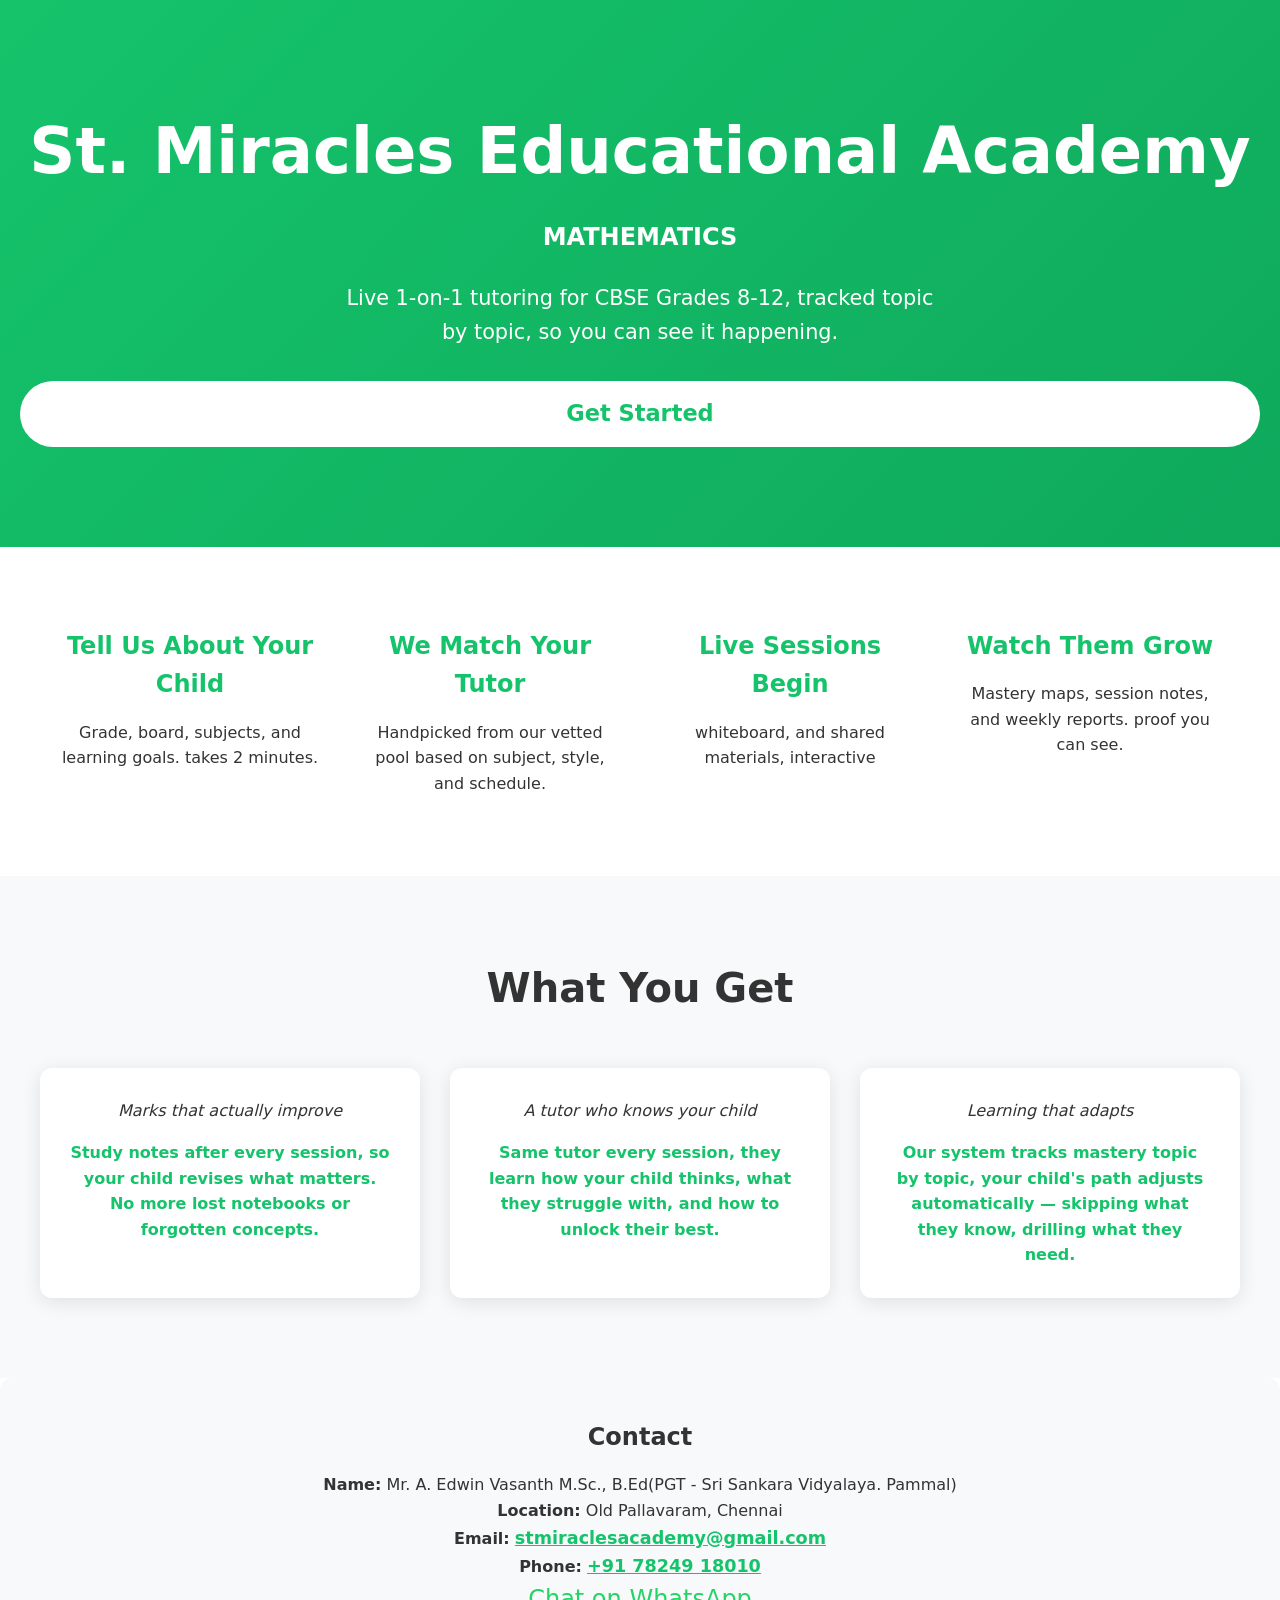
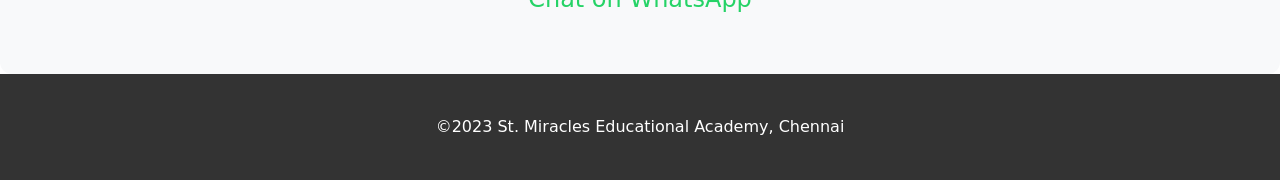
<file: index.html>
<!DOCTYPE html>
<html lang="en">
<head>
    <meta charset="UTF-8">
    <meta name="viewport" content="width=device-width, initial-scale=1.0">
    <title>St. Miracles Educational Academy</title>
    <style>
        * { margin: 0; padding: 0; box-sizing: border-box; }
        body { font-family: system-ui, -apple-system, sans-serif; line-height: 1.6; color: #333; }
        .hero { background: linear-gradient(135deg, #15C36B 0%, #0fa95c 100%); color: white; text-align: center; padding: 100px 20px; min-height: 60vh; display: flex; flex-direction: column; justify-content: center; }
        .hero h1 { font-size: clamp(2.5rem, 5vw, 4rem); margin-bottom: 1rem; }
        .hero p { font-size: 1.3rem; margin-bottom: 2rem; max-width: 600px; margin-left: auto; margin-right: auto; }
        .cta { background: white; color: #15C36B; padding: 15px 30px; font-size: 1.2rem; font-weight: bold; border: none; border-radius: 50px; cursor: pointer; text-decoration: none; display: inline-block; transition: transform 0.3s; }
        .cta:hover { transform: scale(1.05); }
        .features { display: grid; grid-template-columns: repeat(auto-fit, minmax(250px, 1fr)); gap: 40px; padding: 80px 20px; max-width: 1200px; margin: 0 auto; }
        .feature { text-align: center; }
        .feature h3 { color: #15C36B; font-size: 1.5rem; margin-bottom: 1rem; }
        .testimonials { background: #f8f9fa; padding: 80px 20px; text-align: center; }
        .testimonials h2 { font-size: 2.5rem; margin-bottom: 3rem; color: #333; }
        .testimonial-grid { display: grid; grid-template-columns: repeat(auto-fit, minmax(300px, 1fr)); gap: 30px; max-width: 1200px; margin: 0 auto; }
        .testimonial { background: white; padding: 30px; border-radius: 12px; box-shadow: 0 4px 20px rgba(0,0,0,0.1); }
        .testimonial p { font-style: italic; margin-bottom: 1rem; }
        .testimonial-author { font-weight: bold; color: #15C36B; }
		.contact { background: #f8f9fa; border-radius: 12px; padding: 40px; text-align: center; }
        .contact h3 { color: #15C36B; margin-bottom: 1rem; }
        .contact-info { margin: 1rem 0; }
        .email-link { color: #15C36B; font-weight: bold; font-size: 1.1rem; }    
		footer { background: #333; color: white; text-align: center; padding: 40px 20px; }
        @media (max-width: 768px) { .hero { padding: 60px 20px; } .features { padding: 40px 20px; grid-template-columns: 1fr; } }
	    </style>
</head>
<body>
    <section class="hero">
        <h1> St. Miracles Educational Academy </h1> 
		<h2>MATHEMATICS</h2>
		<br>
		<p>Live 1-on-1 tutoring for CBSE Grades 8-12, tracked topic by topic, so you can see it happening. </p>
        <a href="cbse.html" class="cta"><h3>Get Started</h3></a>
    </section>

    <section class="features" id="features">
        <div class="feature">
            <h3>Tell Us About Your Child</h3>
            <p>Grade, board, subjects, and learning goals. takes 2 minutes.</p>
        </div>
        <div class="feature">
            <h3>We Match Your Tutor</h3>
            <p>Handpicked from our vetted pool based on subject, style, and schedule.</p>
        </div>
        <div class="feature">
            <h3>Live Sessions Begin</h3>
            <p>whiteboard, and shared materials, interactive</p>
        </div>
        <div class="feature">
            <h3>Watch Them Grow</h3>
            <p>Mastery maps, session notes, and weekly reports. proof you can see.</p>
        </div>		
    </section>
    <section class="testimonials">
        <h2>What You Get</h2>
        <div class="testimonial-grid">
            <div class="testimonial">
                <p>Marks that actually improve</p>
                <div class="testimonial-author">Study notes after every session, so your child revises what matters. No more lost notebooks or forgotten concepts.</div>
            </div>
            <div class="testimonial">
                <p>A tutor who knows your child</p>
                <div class="testimonial-author">Same tutor every session, they learn how your child thinks, what they struggle with, and how to unlock their best.</div>
            </div>
            <div class="testimonial">
                <p>Learning that adapts</p>
                <div class="testimonial-author">Our system tracks mastery topic by topic, your child's path adjusts automatically — skipping what they know, drilling what they need.</div>
            </div>
        </div>
    </section>
    <section class="section" id="contact">
        <div class="contact">
            <h2>Contact</h2>
            <div class="contact-info">
                <p><strong>Name:</strong> Mr. A. Edwin Vasanth M.Sc., B.Ed(PGT - Sri Sankara Vidyalaya. Pammal)</p>
                <p><strong>Location:</strong> Old Pallavaram, Chennai</p>
                <p><strong>Email:</strong> <a href="mailto:stmiraclesacademy@gmail.com" class="email-link">stmiraclesacademy@gmail.com</a></p>
                <p><strong>Phone:</strong> <a href="tel:+917824918010" class="email-link">+91 78249 18010</a></p>
				<a href="https://wa.me" target="_blank" rel="noopener noreferrer" style="color: #25D366; font-size: 24px; text-decoration: none;">
				<i class="fab fa-whatsapp"></i> Chat on WhatsApp</a>
            </div>
        </div>
    </section>
    <footer>
        <p>©2023 St. Miracles Educational Academy, Chennai</p>
    </footer>
</body>
</html>
</file>
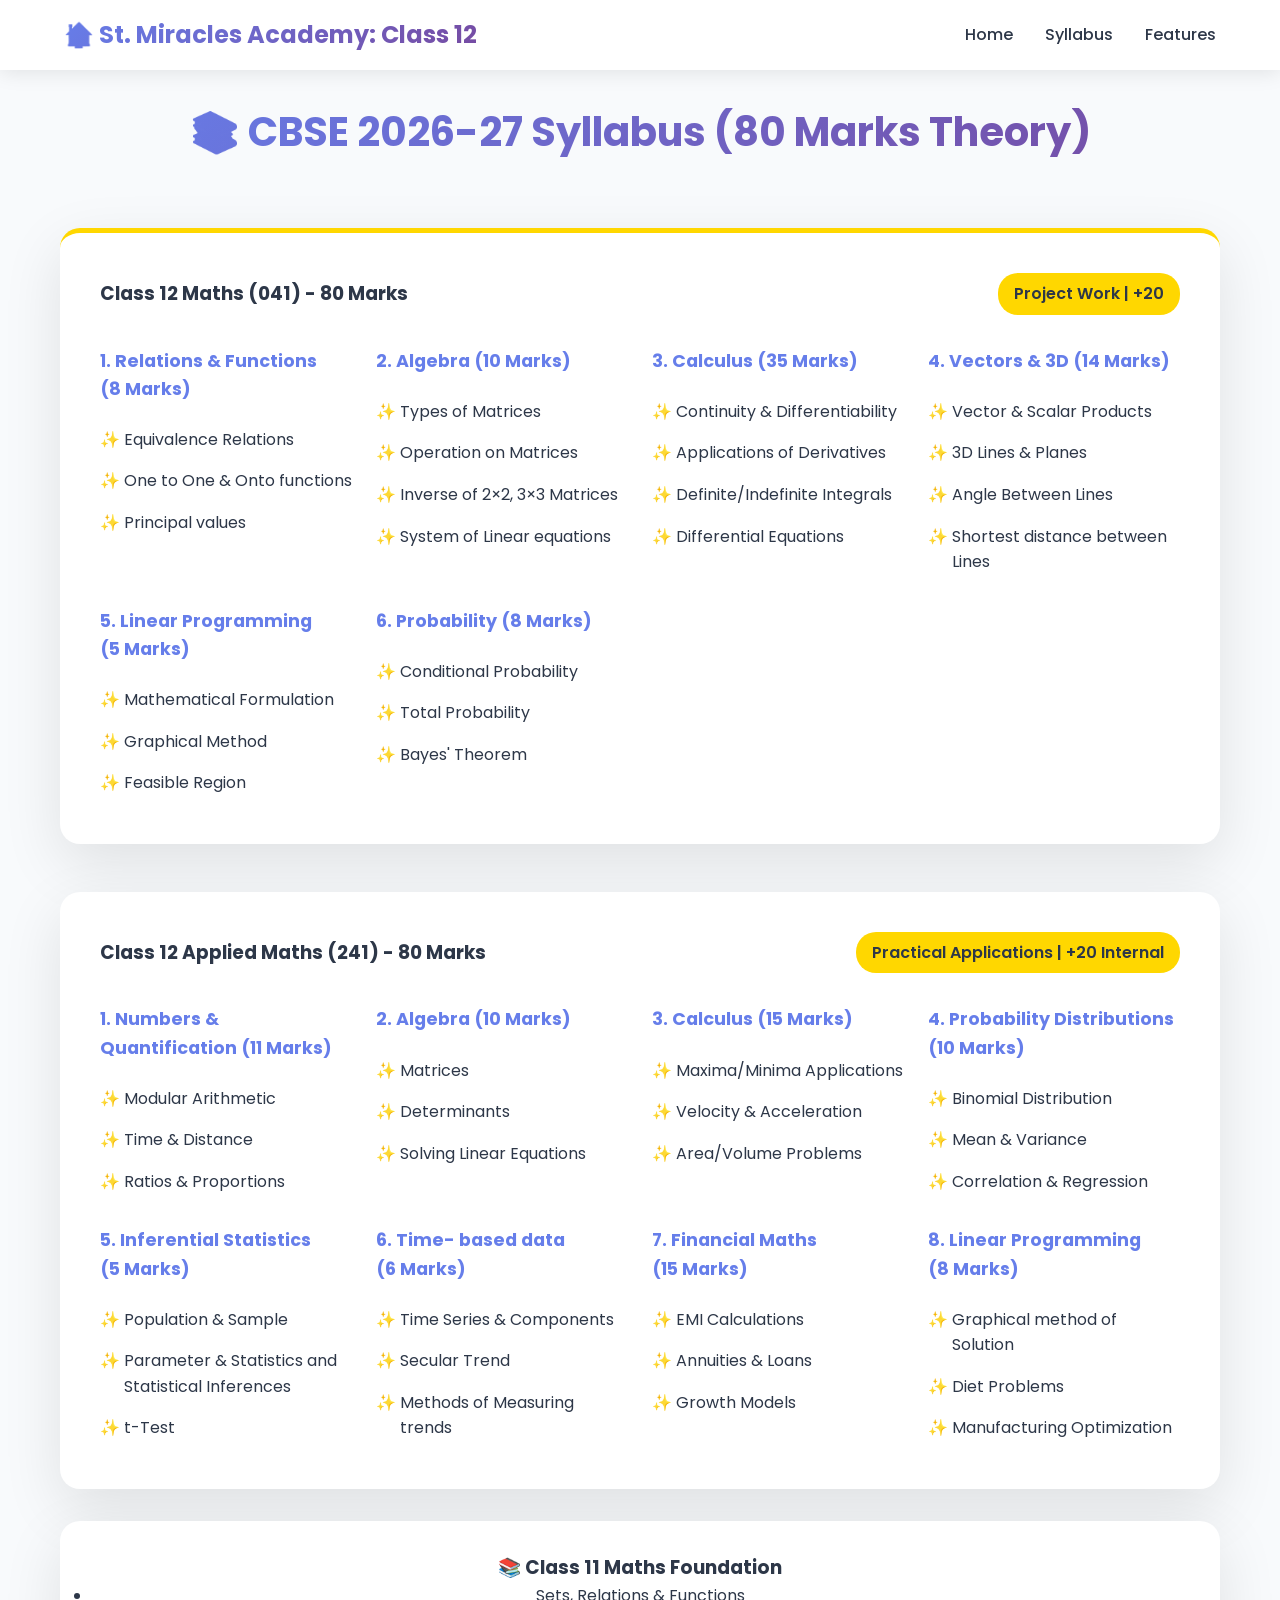
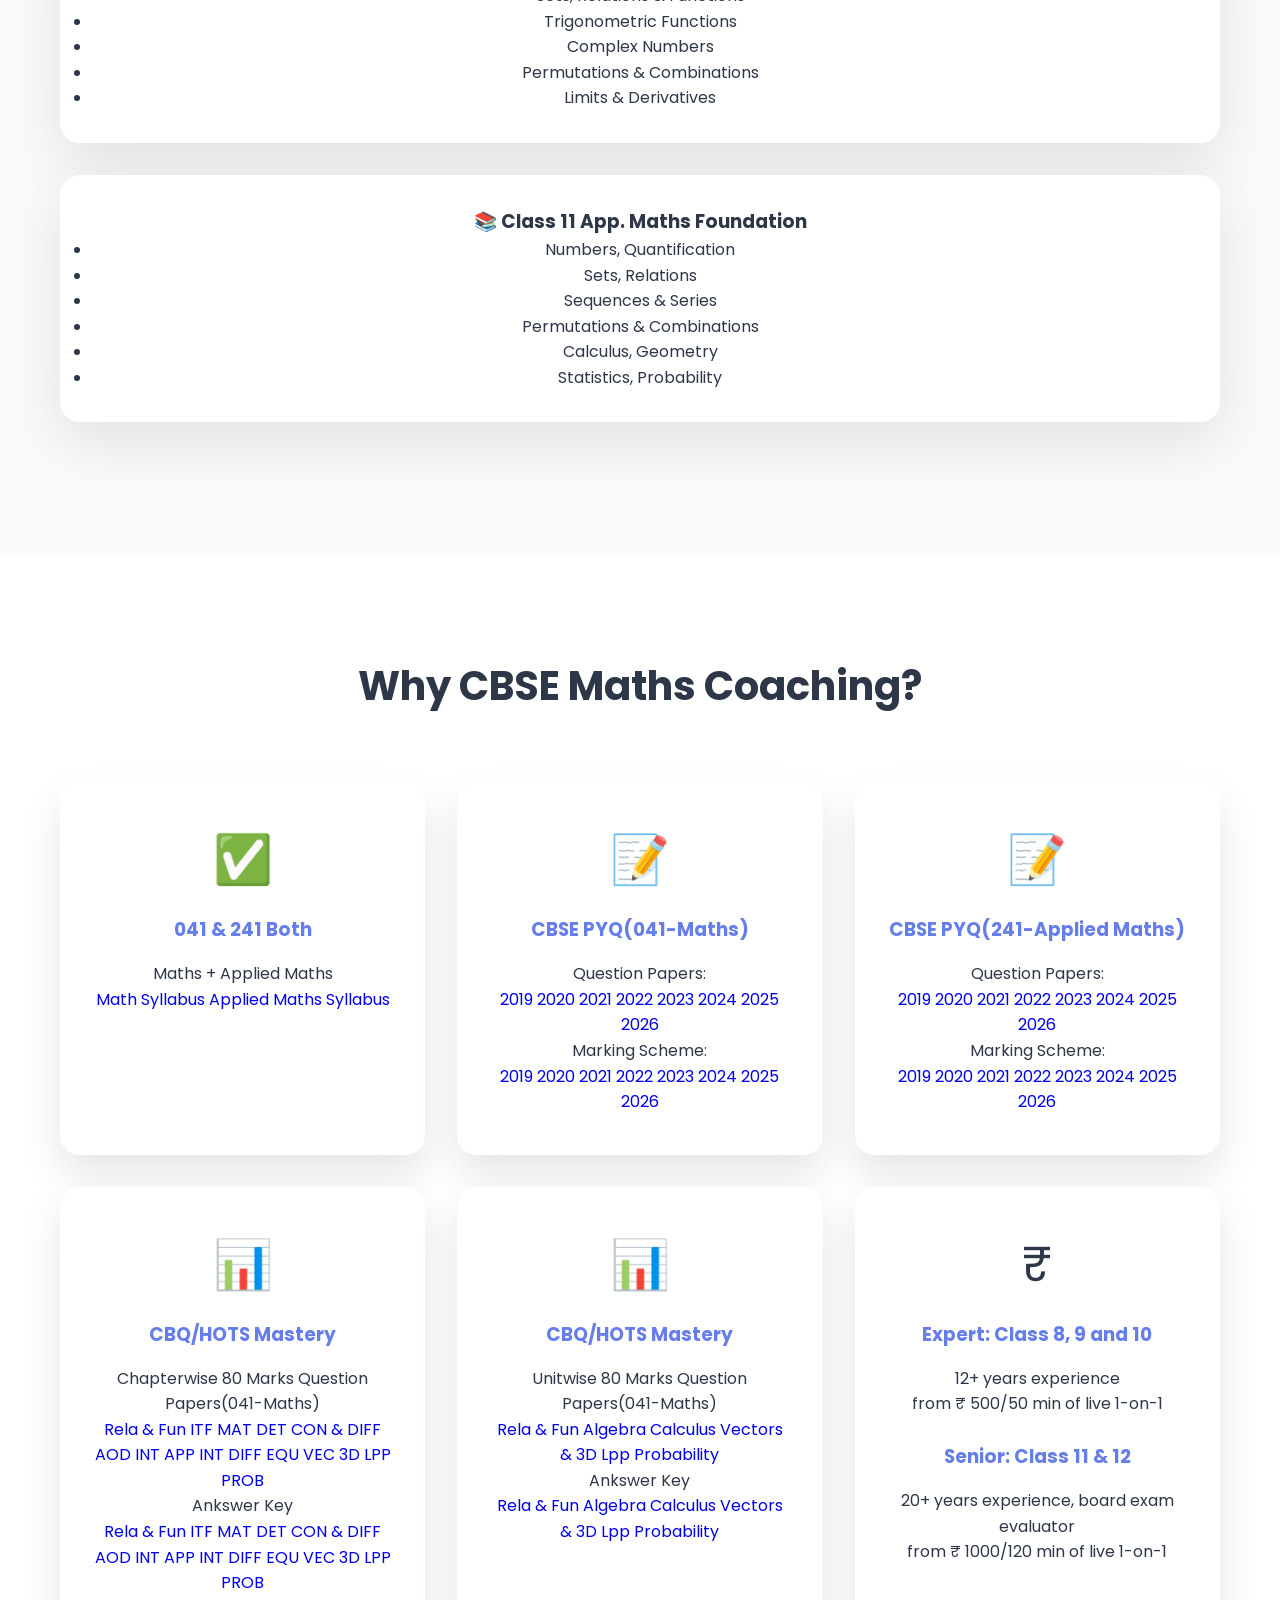
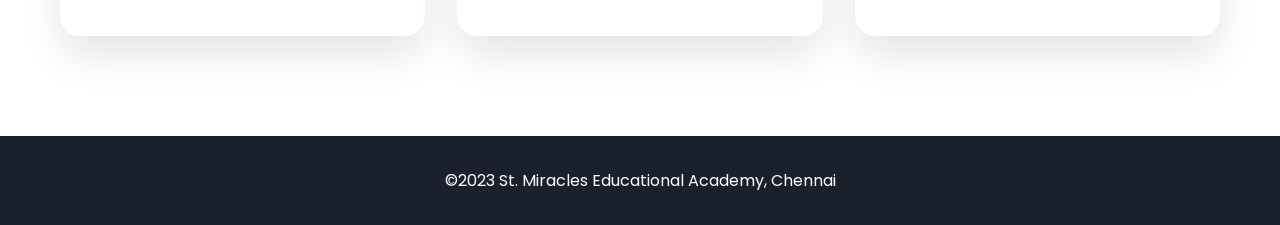
<file: cbse.html>
<!DOCTYPE html>
<html lang="en">
<head>
    <meta charset="UTF-8">
    <meta name="viewport" content="width=device-width, initial-scale=1.0">
    <title>CBSE Class 11-12 Maths | St. Miracles Academy</title>
    <meta name="description" content="CBSE Class 11-12 Maths (041) & Applied Maths (241) coaching. 95%+ guaranteed. Live 1:1 classes by Mrs. Sangeetha. Board exam success.">
    <link rel="stylesheet" href="style.css">
    <link href="https://fonts.googleapis.com/css2?family=Poppins:wght@300;400;500;600;700&display=swap" rel="stylesheet">
</head>
<body>
    <!-- Header -->
    <header class="header">
        <nav class="navbar">
            <div class="logo">
                <h2><a href="index.html" style="text-decoration: none;">🏠</a> St. Miracles Academy: Class 12</h2>
            </div>
            <ul class="nav-links">
                <li><a href="index.html">Home</a></li>
				<li><a href="#syllabus">Syllabus</a></li>
                <li><a href="#features">Features</a></li>               
            </ul>
        </nav>
    </header>
 
    <!-- Syllabus Section -->
    <section id="syllabus" class="syllabus">
        <div class="container">
            <h2>📚 CBSE 2026-27 Syllabus (80 Marks Theory)</h2>
            
            <!-- Maths (041) Featured -->
            <div class="syllabus-card featured">
                <div class="card-header">
                    <h3>Class 12 Maths (041) - 80 Marks</h3>
                    <span class="marks">Project Work | +20</span>
                </div>
                <div class="syllabus-grid">
                    <div class="topic">
                        <h4>1. Relations & Functions <p>(8 Marks)</h4></p>
                        <ul>
                            <li>Equivalence Relations</li>
                            <li>One to One & Onto functions</li>
							<li>Principal values</li>
                        </ul>
                    </div>
                    <div class="topic">
                        <h4>2. Algebra (10 Marks)</h4>
                        <ul>
                            <li>Types of Matrices</li>
							<li>Operation on Matrices</li>
							<li>Inverse of 2×2, 3×3 Matrices</li>
                            <li>System of Linear equations</li>
                        </ul>
                    </div>
                    <div class="topic">
                        <h4>3. Calculus (35 Marks)</h4>
                        <ul>
                            <li>Continuity & Differentiability</li>
                            <li>Applications of Derivatives</li>
                            <li>Definite/Indefinite Integrals</li>
                            <li>Differential Equations</li>
                        </ul>
                    </div>
                    <div class="topic">
                        <h4>4. Vectors & 3D (14 Marks)</h4>
                        <ul>
                            <li>Vector & Scalar Products</li>
                            <li>3D Lines & Planes</li>
                            <li>Angle Between Lines</li>
				            <li>Shortest distance between Lines</li>
                        </ul>
                    </div>
                    <div class="topic">
                        <h4>5. Linear Programming <p>(5 Marks)</h4></p>
                        <ul>
                            <li>Mathematical Formulation</li>
                            <li>Graphical Method</li>
                            <li>Feasible Region</li>
                        </ul>
                    </div>
					<div class="topic">
                        <h4>6. Probability (8 Marks)</h4>
                        <ul>
                            <li>Conditional Probability</li>
							<li>Total Probability</li>
                            <li>Bayes' Theorem</li>
                        </ul>
                    </div>
                </div>
            </div>

            <!-- Applied Maths (241) -->
            <div class="syllabus-card">
                <div class="card-header">
                    <h3>Class 12 Applied Maths (241) - 80 Marks</h3>
                    <span class="marks">Practical Applications | +20 Internal</span>
                </div>
                <div class="syllabus-grid">
                    <div class="topic">
                        <h4>1. Numbers & <p>Quantification (11 Marks)</h4></p>
                        <ul>
                            <li>Modular Arithmetic</li>
                            <li>Time & Distance</li>
                            <li>Ratios & Proportions</li>
                        </ul>
                    </div>
                    <div class="topic">
                        <h4>2. Algebra (10 Marks)</h4>
                        <ul>
                            <li>Matrices</li>
                            <li>Determinants</li>
                            <li>Solving Linear Equations</li>
                        </ul>
                    </div>
                    <div class="topic">
                        <h4>3. Calculus (15 Marks)</h4>
                        <ul>
                            <li>Maxima/Minima Applications</li>
                            <li>Velocity & Acceleration</li>
                            <li>Area/Volume Problems</li>
                        </ul>
                    </div>
                    <div class="topic">
                        <h4>4. Probability Distributions <p>(10 Marks)</h4></p>
                        <ul>
                            <li>Binomial Distribution</li>
                            <li>Mean & Variance</li>
                            <li>Correlation & Regression</li>
                        </ul>
                    </div>
                    <div class="topic">
                        <h4>5. Inferential  Statistics <p>(5 Marks)</h4></p>
                        <ul>
                            <li>Population & Sample</li>
                            <li>Parameter & Statistics and Statistical Inferences</li>
                            <li>t-Test</li>
                        </ul>
                    </div>
                    <div class="topic">
                        <h4>6. Time- based data <p>(6 Marks)</h4></P>
                        <ul>
                            <li>Time Series & Components</li>
                            <li>Secular Trend</li>
                            <li>Methods of Measuring trends</li>
                        </ul>
                    </div>
                    <div class="topic">
                        <h4>7. Financial Maths <p>(15 Marks)</h4></p>
                        <ul>
                            <li>EMI Calculations</li>
                            <li>Annuities & Loans</li>
                            <li>Growth Models</li>
                        </ul>
                    </div>
                    <div class="topic">
                        <h4>8. Linear Programming <p>(8 Marks)</h4></p>
                        <ul>
                            <li>Graphical method of Solution</li>
                            <li>Diet Problems</li>
                            <li>Manufacturing Optimization </li>
                        </ul>
                    </div>
                </div>
            </div>

            <!-- Class 11 Maths Foundation -->
            <div class="syllabus-card mini">
                <h3>📚 Class 11 Maths Foundation</h3>
                <ul>
                    <li>Sets, Relations & Functions</li>
                    <li>Trigonometric Functions</li>
                    <li>Complex Numbers</li>
                    <li>Permutations & Combinations</li>
                    <li>Limits & Derivatives</li>
                </ul>
            </div>
            <!-- Class 11 App. Maths Foundation -->
            <div class="syllabus-card mini">
                <h3>📚 Class 11 App. Maths Foundation</h3>
                  <ul>
                    <li>Numbers, Quantification</li>
                    <li>Sets, Relations</li>
                    <li>Sequences & Series</li>
                    <li>Permutations & Combinations</li>
                    <li>Calculus, Geometry</li>
                    <li>Statistics, Probability</li>           
                </ul>
            </div>
        </div>
    </section>

    <!-- Features Section -->
    <section id="features" class="features">
        <div class="container">
            <h2>Why CBSE Maths Coaching?</h2>
            <div class="features-grid">
                <div class="feature-card">
					<div class="icon">✅</div>
                    <h3>041 & 241 Both</h3>
                    <p>Maths + Applied Maths</p>   
					<a href="MathSyllabus.pdf" target="_blank" style="text-decoration: none;">Math Syllabus</A>
					<a href="AppliedMathsSyllabus.pdf" target="_blank" style="text-decoration: none;">Applied Maths Syllabus</A>					
					</div>
                <div class="feature-card">
                    <div class="icon">📝</a>
					</div>
					<h3>CBSE PYQ(041-Maths)</h3>
					<p>Question Papers:</p>
					<a href="2019Que.pdf" target="_blank" style="text-decoration: none;">2019</A>
					<a href="2020Que.pdf" target="_blank" style="text-decoration: none;">2020</A>
					<a href="2021Que.pdf" target="_blank" style="text-decoration: none;">2021</A>
					<a href="2022Que.pdf" target="_blank" style="text-decoration: none;">2022</A>
                   	<a href="2023Que.pdf" target="_blank" style="text-decoration: none;">2023</A>
					<a href="2024Que.pdf" target="_blank" style="text-decoration: none;">2024</A>
					<a href="2025Que.pdf" target="_blank" style="text-decoration: none;">2025</A>
					<a href="2026Que.pdf" target="_blank" style="text-decoration: none;">2026</A> 
					<p>Marking Scheme:</p>
					<a href="2019Key.pdf" target="_blank" style="text-decoration: none;">2019</A>
					<a href="2020Key.pdf" target="_blank" style="text-decoration: none;">2020</A>
					<a href="2021Key.pdf" target="_blank" style="text-decoration: none;">2021</A>
					<a href="2022Key.pdf" target="_blank" style="text-decoration: none;">2022</A>
                   	<a href="2023Key.pdf" target="_blank" style="text-decoration: none;">2023</A>
					<a href="2024Key.pdf" target="_blank" style="text-decoration: none;">2024</A>
					<a href="2025Key.pdf" target="_blank" style="text-decoration: none;">2025</A>
					<a href="2026Key.pdf" target="_blank" style="text-decoration: none;">2026</A> 
                </div>
                <div class="feature-card">
                    <div class="icon">📝</a>
					</div>
					<h3>CBSE PYQ(241-Applied Maths)</h3>
					<p>Question Papers:</p>
					<a href="2019AQue.pdf" target="_blank" style="text-decoration: none;">2019</A>
					<a href="2020AQue.pdf" target="_blank" style="text-decoration: none;">2020</A>
					<a href="2021AQue.pdf" target="_blank" style="text-decoration: none;">2021</A>
					<a href="2022AQue.pdf" target="_blank" style="text-decoration: none;">2022</A>
                   	<a href="2023AQue.pdf" target="_blank" style="text-decoration: none;">2023</A>
					<a href="2024AQue.pdf" target="_blank" style="text-decoration: none;">2024</A>
					<a href="2025AQue.pdf" target="_blank" style="text-decoration: none;">2025</A>
					<a href="2026AQue.pdf" target="_blank" style="text-decoration: none;">2026</A> 
					<p>Marking Scheme:</p>
					<a href="2019AKey.pdf" target="_blank" style="text-decoration: none;">2019</A>
					<a href="2020AKey.pdf" target="_blank" style="text-decoration: none;">2020</A>
					<a href="2021AKey.pdf" target="_blank" style="text-decoration: none;">2021</A>
					<a href="2022AKey.pdf" target="_blank" style="text-decoration: none;">2022</A>
                   	<a href="2023AKey.pdf" target="_blank" style="text-decoration: none;">2023</A>
					<a href="2024AKey.pdf" target="_blank" style="text-decoration: none;">2024</A>
					<a href="2025AKey.pdf" target="_blank" style="text-decoration: none;">2025</A>
					<a href="2026AKey.pdf" target="_blank" style="text-decoration: none;">2026</A> 
                </div>
                <div class="feature-card">
                    <div class="icon"> 📊</a></div>
                    <h3>CBQ/HOTS Mastery</h3>
                    <p>Chapterwise 80 Marks Question Papers(041-Maths)</p>
					<a href="1CQue.pdf" target="_blank" style="text-decoration: none;">Rela & Fun</A>
					<a href="2CQue.pdf" target="_blank" style="text-decoration: none;">ITF</A>
					<a href="3CQue.pdf" target="_blank" style="text-decoration: none;">MAT</A>
					<a href="4CQue.pdf" target="_blank" style="text-decoration: none;">DET</A>
                   	<a href="5CQue.pdf" target="_blank" style="text-decoration: none;">CON & DIFF</A>
					<a href="6Que.pdf" target="_blank" style="text-decoration: none;">AOD</A>
					<a href="7CQue.pdf" target="_blank" style="text-decoration: none;">INT</A>
					<a href="8CQue.pdf" target="_blank" style="text-decoration: none;">APP INT</A> 
					<a href="9CQue.pdf" target="_blank" style="text-decoration: none;">DIFF EQU</A>
					<a href="10CQue.pdf" target="_blank" style="text-decoration: none;">VEC</A>
					<a href="11CQue.pdf" target="_blank" style="text-decoration: none;">3D</A>				
					<a href="12CQue.pdf" target="_blank" style="text-decoration: none;">LPP</A>
					<a href="13CQue.pdf" target="_blank" style="text-decoration: none;">PROB</A>
					<p>Ankswer Key</p>
					<a href="1CKey.pdf" target="_blank" style="text-decoration: none;">Rela & Fun</A>
					<a href="2CKey.pdf" target="_blank" style="text-decoration: none;">ITF</A>
					<a href="3CKey.pdf" target="_blank" style="text-decoration: none;">MAT</A>
					<a href="4CKey.pdf" target="_blank" style="text-decoration: none;">DET</A>
                   	<a href="5CKey.pdf" target="_blank" style="text-decoration: none;">CON & DIFF</A>
					<a href="6CKey.pdf" target="_blank" style="text-decoration: none;">AOD</A>
					<a href="7CKey.pdf" target="_blank" style="text-decoration: none;">INT</A>
					<a href="8CKey.pdf" target="_blank" style="text-decoration: none;">APP INT</A> 
					<a href="9CKey.pdf" target="_blank" style="text-decoration: none;">DIFF EQU</A>
					<a href="10CKey.pdf" target="_blank" style="text-decoration: none;">VEC</A>
					<a href="11CKey.pdf" target="_blank" style="text-decoration: none;">3D</A>				
					<a href="12CKey.pdf" target="_blank" style="text-decoration: none;">LPP</A>
					<a href="13CQue.pdf" target="_blank" style="text-decoration: none;">PROB</A>
                </div>
                <div class="feature-card">
                    <div class="icon"> 📊</a></div>
                    <h3>CBQ/HOTS Mastery</h3>
                    <p>Unitwise 80 Marks Question Papers(041-Maths)</p>
					<a href="1UQue.pdf" target="_blank" style="text-decoration: none;">Rela & Fun</A>
					<a href="2UQue.pdf" target="_blank" style="text-decoration: none;">Algebra</A>
					<a href="3UQue.pdf" target="_blank" style="text-decoration: none;">Calculus</A>
					<a href="4UQue.pdf" target="_blank" style="text-decoration: none;">Vectors & 3D</A>
                   	<a href="5UQue.pdf" target="_blank" style="text-decoration: none;">Lpp</A>
					<a href="6UQue.pdf" target="_blank" style="text-decoration: none;">Probability</A>
					<p>Ankswer Key</p>
					<a href="1UKey.pdf" target="_blank" style="text-decoration: none;">Rela & Fun</A>
					<a href="2UKey.pdf" target="_blank" style="text-decoration: none;">Algebra</A>
					<a href="3UKey.pdf" target="_blank" style="text-decoration: none;">Calculus</A>
					<a href="4UKey.pdf" target="_blank" style="text-decoration: none;">Vectors & 3D</A>
                   	<a href="5UKey.pdf" target="_blank" style="text-decoration: none;">Lpp</A>
					<a href="6UKey.pdf" target="_blank" style="text-decoration: none;">Probability</A>
                </div>
				<div class="feature-card">
                <div class="icon">₹</div>
                    <h3>Expert: Class 8, 9 and 10</h3>
					<p>12+ years experience</p>
					<p>from ₹ 500/50 min of live 1-on-1</p>
					<br>
					<h3>Senior: Class 11 & 12</h3>				
					<p>20+ years experience, board exam evaluator</p>
					<p>from ₹ 1000/120 min of live 1-on-1</p>    
                </div>				
            </div>
        </div>
    </section>
    <!-- Footer -->
    <footer class="footer">
        <div class="container">
            <p>©2023 St. Miracles Educational Academy, Chennai</p>
        </div>
    </footer>

    <script src="script.js"></script>
</body>
</html>
</file>
<file: style.css>
* {
    margin: 0;
    padding: 0;
    box-sizing: border-box;
}

body {
    font-family: 'Poppins', sans-serif;
    line-height: 1.6;
    color: #2d3748;
    overflow-x: hidden;
}

.container {
    max-width: 1200px;
    margin: 0 auto;
    padding: 0 20px;
}

/* Header */
.header {
    position: fixed;
    top: 0;
    width: 100%;
    background: rgba(255,255,255,0.95);
    backdrop-filter: blur(10px);
    z-index: 1000;
    box-shadow: 0 2px 20px rgba(0,0,0,0.1);
}

.navbar {
    display: flex;
    justify-content: space-between;
    align-items: center;
    padding: 1rem 5%;
}

.logo h2 {
    background: linear-gradient(135deg, #667eea, #764ba2);
    -webkit-background-clip: text;
    -webkit-text-fill-color: transparent;
    font-weight: 700;
}

.nav-links {
    display: flex;
    list-style: none;
    gap: 2rem;
}

.nav-links a {
    text-decoration: none;
    color: #2d3748;
    font-weight: 500;
    transition: color 0.3s;
}

.nav-links a:hover {
    color: #667eea;
}

.hamburger {
    display: none;
    font-size: 1.5rem;
    cursor: pointer;
}

/* Hero */
.hero {
    min-height: 100vh;
    display: flex;
    align-items: center;
    background: linear-gradient(135deg, #667eea 0%, #764ba2 100%);
    color: white;
    padding: 0 5%;
    position: relative;
    overflow: hidden;
}

.hero-content {
    flex: 1;
    max-width: 600px;
}

.hero h1 {
    font-size: clamp(2.5rem, 5vw, 4rem);
    font-weight: 700;
    margin-bottom: 1rem;
    line-height: 1.2;
}

.hero h1 span {
    color: #ffd700;
}

.hero p {
    font-size: 1.3rem;
    margin-bottom: 2rem;
    opacity: 0.9;
}

.hero-stats {
    display: flex;
    gap: 2rem;
    margin-bottom: 2rem;
}

.stat h3 {
    font-size: 2.5rem;
    color: #ffd700;
    font-weight: 700;
}

.stat p {
    opacity: 0.8;
}

.cta-primary {
    background: linear-gradient(135deg, #ffd700, #ffed4a);
    color: #2d3748;
    padding: 18px 40px;
    border: none;
    border-radius: 50px;
    font-size: 1.1rem;
    font-weight: 600;
    cursor: pointer;
    transition: all 0.3s;
    box-shadow: 0 10px 30px rgba(255,215,0,0.4);
}

.cta-primary:hover {
    transform: translateY(-3px);
    box-shadow: 0 15px 40px rgba(255,215,0,0.6);
}

.hero-image {
    flex: 1;
    display: flex;
    justify-content: center;
    align-items: center;
}

.math-animation .equation {
    font-size: 2rem;
    font-family: 'Courier New', monospace;
    opacity: 0.8;
    animation: float 3s ease-in-out infinite;
    margin: 1rem 0;
}

@keyframes float {
    0%, 100% { transform: translateY(0px); }
    50% { transform: translateY(-20px); }
}

/* Syllabus */
.syllabus {
    padding: 100px 0;
    background: #f8fafc;
}

.syllabus h2 {
    text-align: center;
    font-size: 2.5rem;
    margin-bottom: 4rem;
    background: linear-gradient(135deg, #667eea, #764ba2);
    -webkit-background-clip: text;
    -webkit-text-fill-color: transparent;
}

.syllabus-card {
    background: white;
    border-radius: 20px;
    padding: 2.5rem;
    margin-bottom: 2rem;
    box-shadow: 0 20px 60px rgba(0,0,0,0.1);
    transition: transform 0.3s;
}

.syllabus-card:hover {
    transform: translateY(-10px);
}

.syllabus-card.featured {
    border-top: 5px solid #ffd700;
    margin-bottom: 3rem;
}

.card-header {
    display: flex;
    justify-content: space-between;
    align-items: center;
    margin-bottom: 2rem;
}

.marks {
    background: #ffd700;
    color: #2d3748;
    padding: 8px 16px;
    border-radius: 20px;
    font-weight: 600;
}

.syllabus-grid {
    display: grid;
    grid-template-columns: repeat(auto-fit, minmax(250px, 1fr));
    gap: 1.5rem;
}

.topic h4 {
    color: #667eea;
    margin-bottom: 1rem;
    font-size: 1.1rem;
}

.topic ul {
    list-style: none;
}

.topic li {
    padding: 0.5rem 0;
    padding-left: 1.5rem;
    position: relative;
}

.topic li::before {
    content: "✨";
    position: absolute;
    left: 0;
}

.syllabus-card.mini {
    text-align: center;
    padding: 2rem;
}

/* Features */
.features {
    padding: 100px 0;
}

.features h2 {
    text-align: center;
    font-size: 2.5rem;
    margin-bottom: 4rem;
}

.features-grid {
    display: grid;
    grid-template-columns: repeat(auto-fit, minmax(300px, 1fr));
    gap: 2rem;
}

.feature-card {
    background: white;
    padding: 2.5rem 2rem;
    border-radius: 20px;
    text-align: center;
    box-shadow: 0 20px 40px rgba(0,0,0,0.1);
    transition: all 0.3s;
}

.feature-card:hover {
    transform: translateY(-10px);
}

.feature-card .icon {
    font-size: 3rem;
    margin-bottom: 1rem;
}

.feature-card h3 {
    color: #667eea;
    margin-bottom: 1rem;
}

/* Results */
.results {
    padding: 100px 0;
    background: linear-gradient(135deg, #f8fafc 0%, #e2e8f0 100%);
}

.results h2 {
    text-align: center;
    font-size: 2.5rem;
    margin-bottom: 4rem;
}

.testimonials-grid {
    display: grid;
    grid-template-columns: repeat(auto-fit, minmax(350px, 1fr));
    gap: 2rem;
}

.testimonial {
    background: white;
    padding: 2.5rem;
    border-radius: 20px;
    box-shadow: 0 20px 40px rgba(0,0,0,0.1);
}

.stars {
    color: #ffd700;
    font-size: 1.5rem;
    margin-bottom: 1rem;
}

.testimonial h4 {
    color: #667eea;
    margin-top: 1rem;
}

/* Contact */
.contact {
    padding: 100px 0;
    background: linear-gradient(135deg, #667eea 0%, #764ba2 100%);
    color: white;
}

.contact h2 {
    text-align: center;
    font-size: 2.5rem;
    margin-bottom: 1rem;
}

.contact > p {
    text-align: center;
    font-size: 1.2rem;
    margin-bottom: 4rem;
}

.contact-card {
    display: grid;
    grid-template-columns: 1fr 1fr;
    gap: 4rem;
    max-width: 1000px;
    margin: 0 auto;
}

.contact-info h3 {
    margin-bottom: 2rem;
}

.info-item {
    margin-bottom: 1.5rem;
    font-size: 1.1rem;
}

.contact-form {
    display: flex;
    flex-direction: column;
    gap: 1rem;
}

.contact-form input,
.contact-form select,
.contact-form textarea {
    padding: 15px;
    border: none;
    border-radius: 10px;
    font-family: inherit;
    font-size: 1rem;
}

.contact-form button {
    background: #ffd700;
    color: #2d3748;
    padding: 18px;
    border: none;
    border-radius: 10px;
    font-size: 1.1rem;
    font-weight: 600;
    cursor: pointer;
    transition: all 0.3s;
}

.contact-form button:hover {
    transform: translateY(-2px);
}

/* Footer */
.footer {
    background: #1a202c;
    color: white;
    text-align: center;
    padding: 2rem 0;
}

/* Responsive */
@media (max-width: 768px) {
    .hamburger {
        display: block;
    }
    
    .nav-links {
        display: none;
    }
    
    .hero {
        flex-direction: column;
        text-align: center;
        padding: 120px 5% 50px;
    }
    
    .hero-stats {
        justify-content: center;
    }
    
    .contact-card {
        grid-template-columns: 1fr;
        gap: 2rem;
    }
    
    .syllabus-grid {
        grid-template-columns: 1fr;
    }
}
</file>
